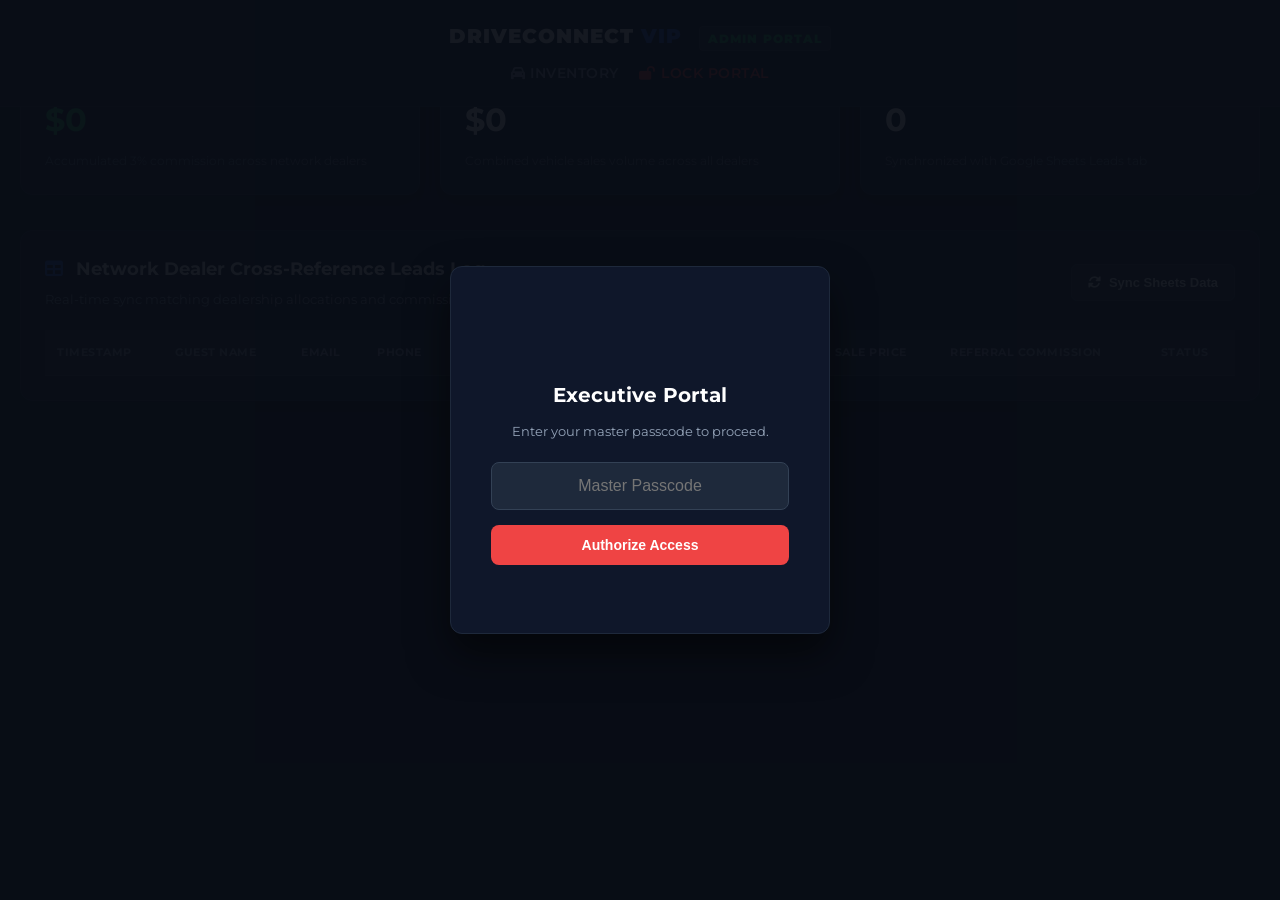
<file: manager.html>
<!DOCTYPE html>
<html lang="en">
<head>
    <meta charset="UTF-8">
    <meta name="viewport" content="width=device-width, initial-scale=1.0">
    <title>DriveConnect VIP | Executive Manager Dashboard</title>
    <link rel="stylesheet" href="style.css">
    <link href="https://fonts.googleapis.com/css2?family=Montserrat:wght@300;400;600;700;900&display=swap" rel="stylesheet">
    <link rel="stylesheet" href="https://cdnjs.cloudflare.com/ajax/libs/font-awesome/6.0.0/css/all.min.css">
</head>
<body style="background: #090d16; color: #f8fafc; font-family: 'Montserrat', sans-serif; margin: 0; padding-bottom: 60px;">

    <!-- Manager Login Overlay Modal -->
    <div id="managerLoginOverlay" style="display: none; position: fixed; top: 0; left: 0; width: 100%; height: 100%; background: rgba(9, 13, 22, 0.95); z-index: 9999; justify-content: center; align-items: center;">
        <div style="background: #0f172a; border: 1px solid #1e293b; border-radius: 12px; padding: 40px; width: 100%; max-width: 380px; text-align: center; box-shadow: 0 20px 40px rgba(0,0,0,0.5);">
            <div style="font-size: 36px; color: #ef4444; margin-bottom: 15px;"><i class="fa-solid fa-shield-halved"></i></div>
            <h3 style="color: #fff; font-size: 20px; margin: 0 0 10px 0;">Executive Portal</h3>
            <p style="color: #94a3b8; font-size: 13px; margin: 0 0 20px 0;">Enter your master passcode to proceed.</p>
            <form onsubmit="submitManagerPin(event)">
                <input type="password" id="managerPinInput" placeholder="Master Passcode" autocomplete="off" style="width: 100%; padding: 14px; background: #1e293b; border: 1px solid #334155; border-radius: 8px; color: #fff; font-size: 16px; text-align: center; outline: none; margin-bottom: 15px;" />
                <button type="submit" style="width: 100%; padding: 12px; background: #ef4444; color: #fff; border: none; border-radius: 8px; font-weight: bold; cursor: pointer; font-size: 14px;">Authorize Access</button>
            </form>
            <div id="loginErrorMsg" style="color: #f87171; font-size: 12px; margin-top: 12px; min-height: 16px;"></div>
        </div>
    </div>

    <header class="main-header glass-nav" style="display: flex; justify-content: space-between; align-items: center; padding: 20px 40px; background: #0f172a; border-bottom: 1px solid #1e293b;">
        <div class="logo" style="font-weight: 900; font-size: 20px; letter-spacing: 1px;">DRIVECONNECT <span style="color: #2563eb;">VIP</span> <span style="font-size: 12px; background: #1e293b; color: #22c55e; padding: 4px 8px; border-radius: 4px; margin-left: 10px; border: 1px solid #334155;">ADMIN PORTAL</span></div>
        <nav>
            <ul class="nav-links" style="display: flex; list-style: none; gap: 20px; align-items: center; margin: 0; padding: 0;">
                <li><a href="index.html" style="color: #94a3b8; text-decoration: none; font-weight: 600; font-size: 14px; transition: color 0.2s;" onmouseover="this.style.color='#fff'" onmouseout="this.style.color='#94a3b8'"><i class="fa-solid fa-car"></i> INVENTORY</a></li>
                <li><a href="#" onclick="lockPortal(event)" style="color: #ef4444; text-decoration: none; font-weight: 600; font-size: 14px; display: flex; align-items: center; gap: 6px;"><i class="fa-solid fa-lock-open"></i> LOCK PORTAL</a></li>
            </ul>
        </nav>
    </header>

    <main style="max-width: 1400px; margin: 40px auto; padding: 0 20px;">

        <div style="display: grid; grid-template-columns: repeat(auto-fit, minmax(280px, 1fr)); gap: 20px; margin-bottom: 35px;">
            <div style="background: #0f172a; border: 1px solid #1e293b; border-radius: 12px; padding: 24px; box-shadow: 0 10px 25px rgba(0,0,0,0.3);">
                <p style="color: #94a3b8; font-size: 13px; font-weight: 600; text-transform: uppercase; margin: 0 0 8px 0;"><i class="fa-solid fa-wallet" style="color: #2563eb; margin-right: 6px;"></i> Total Referral Commissions</p>
                <h2 id="metric-total-fees" style="font-size: 32px; font-weight: 700; color: #22c55e; margin: 0;">$0</h2>
                <p style="color: #64748b; font-size: 12px; margin: 6px 0 0 0;">Accumulated 3% commission across network dealers</p>
            </div>

            <div style="background: #0f172a; border: 1px solid #1e293b; border-radius: 12px; padding: 24px; box-shadow: 0 10px 25px rgba(0,0,0,0.3);">
                <p style="color: #94a3b8; font-size: 13px; font-weight: 600; text-transform: uppercase; margin: 0 0 8px 0;"><i class="fa-solid fa-chart-line" style="color: #3b82f6; margin-right: 6px;"></i> Total Portfolio Sale Volume</p>
                <h2 id="metric-total-volume" style="font-size: 32px; font-weight: 700; color: #fff; margin: 0;">$0</h2>
                <p style="color: #64748b; font-size: 12px; margin: 6px 0 0 0;">Combined vehicle sales volume across all dealers</p>
            </div>

            <div style="background: #0f172a; border: 1px solid #1e293b; border-radius: 12px; padding: 24px; box-shadow: 0 10px 25px rgba(0,0,0,0.3);">
                <p style="color: #94a3b8; font-size: 13px; font-weight: 600; text-transform: uppercase; margin: 0 0 8px 0;"><i class="fa-solid fa-users" style="color: #eab308; margin-right: 6px;"></i> Total Logged Leads</p>
                <h2 id="metric-total-leads" style="font-size: 32px; font-weight: 700; color: #fff; margin: 0;">0</h2>
                <p style="color: #64748b; font-size: 12px; margin: 6px 0 0 0;">Synchronized with Google Sheets Leads tab</p>
            </div>
        </div>

        <div style="background: #0f172a; border: 1px solid #1e293b; border-radius: 12px; padding: 24px; box-shadow: 0 10px 25px rgba(0,0,0,0.3);">
            <div style="display: flex; justify-content: space-between; align-items: center; margin-bottom: 20px; flex-wrap: wrap; gap: 15px;">
                <div>
                    <h3 style="font-size: 18px; font-weight: 700; margin: 0 0 5px 0; color: #fff;"><i class="fa-solid fa-table" style="color: #2563eb; margin-right: 8px;"></i> Network Dealer Cross-Reference Leads Log</h3>
                    <p style="color: #94a3b8; font-size: 13px; margin: 0;">Real-time sync matching dealership allocations and commission tracking.</p>
                </div>
                <button onclick="refreshLeadsData()" style="background: #1e293b; color: #fff; border: 1px solid #334155; padding: 10px 16px; border-radius: 6px; cursor: pointer; font-weight: 600; font-size: 13px; display: flex; align-items: center; gap: 8px; transition: background 0.2s;" onmouseover="this.style.background='#334155'" onmouseout="this.style.background='#1e293b'"><i class="fa-solid fa-rotate"></i> Sync Sheets Data</button>
            </div>

            <div style="overflow-x: auto;">
                <table style="width: 100%; border-collapse: collapse; text-align: left; font-size: 13px;">
                    <thead>
                        <tr style="background: #1e293b; color: #94a3b8; text-transform: uppercase; font-size: 11px; letter-spacing: 0.5px;">
                            <th style="padding: 14px 12px; border-bottom: 1px solid #334155;">Timestamp</th>
                            <th style="padding: 14px 12px; border-bottom: 1px solid #334155;">Guest Name</th>
                            <th style="padding: 14px 12px; border-bottom: 1px solid #334155;">Email</th>
                            <th style="padding: 14px 12px; border-bottom: 1px solid #334155;">Phone</th>
                            <th style="padding: 14px 12px; border-bottom: 1px solid #334155;">Requested Vehicle</th>
                            <th style="padding: 14px 12px; border-bottom: 1px solid #334155;">Dealer Allocation</th>
                            <th style="padding: 14px 12px; border-bottom: 1px solid #334155;">Sale Price</th>
                            <th style="padding: 14px 12px; border-bottom: 1px solid #334155;">Referral Commission</th>
                            <th style="padding: 14px 12px; border-bottom: 1px solid #334155;">Status</th>
                        </tr>
                    </thead>
                    <tbody id="leads-table-body">
                    </tbody>
                </table>
            </div>
        </div>

    </main>

    <script>
        const SHOWROOM_API_URL = "https://script.google.com/macros/s/AKfycbyqnBPGwjy1ElWDC-G-DPMYS8G3xPGZo0WLAvnN1tTm1PUrWN9SWvgCI-gbz9J9IAh2/exec";

        window.addEventListener('pageshow', function() {
            checkAuthStatus();
        });

        function checkAuthStatus() {
            const authLocal = localStorage.getItem('driveconnect_manager_auth') === 'true' || localStorage.getItem('isAdmin') === 'true';
            const authSession = sessionStorage.getItem('driveconnect_manager_auth') === 'true';
            const overlay = document.getElementById('managerLoginOverlay');

            if (!authLocal && !authSession) {
                if (overlay) overlay.style.display = 'flex';
            } else {
                if (overlay) overlay.style.display = 'none';
                refreshLeadsData();
            }
        }

        // Robust JSONP Fetch Helper to bypass Google Apps Script CORS restrictions
        function fetchJsonp(url, callbackName) {
            return new Promise((resolve, reject) => {
                const script = document.createElement('script');
                window[callbackName] = function(data) {
                    delete window[callbackName];
                    document.body.removeChild(script);
                    resolve(data);
                };
                script.onerror = function(err) {
                    delete window[callbackName];
                    document.body.removeChild(script);
                    reject(err);
                };
                script.src = url + (url.includes('?') ? '&' : '?') + 'callback=' + callbackName;
                document.body.appendChild(script);
            });
        }

        async function submitManagerPin(e) {
            e.preventDefault();
            const pin = document.getElementById('managerPinInput').value.trim();
            const errorMsg = document.getElementById('loginErrorMsg');

            try {
                const cbName = 'handleAdminAuth_' + Math.floor(Math.random() * 100000);
                const data = await fetchJsonp(`${SHOWROOM_API_URL}?action=verifyAdmin&pass=${encodeURIComponent(pin)}`, cbName);

                if (data.status === 'success') {
                    sessionStorage.setItem('driveconnect_manager_auth', 'true');
                    localStorage.setItem('driveconnect_manager_auth', 'true');
                    localStorage.setItem('isAdmin', 'true');

                    document.getElementById('managerLoginOverlay').style.display = 'none';
                    document.getElementById('managerPinInput').value = '';
                    errorMsg.textContent = '';
                    renderAdminDashboard(data);
                } else {
                    errorMsg.textContent = data.message || "Invalid master password.";
                    document.getElementById('managerPinInput').value = '';
                }
            } catch (err) {
                console.error("Admin verification network error:", err);
                if (pin === "DriveConnectVIP2026!" || pin === "777") {
                    sessionStorage.setItem('driveconnect_manager_auth', 'true');
                    localStorage.setItem('driveconnect_manager_auth', 'true');
                    localStorage.setItem('isAdmin', 'true');
                    document.getElementById('managerLoginOverlay').style.display = 'none';
                    refreshLeadsData();
                } else {
                    errorMsg.textContent = "Server connection error or invalid passcode.";
                }
            }
        }

        function lockPortal(e) {
            e.preventDefault();
            sessionStorage.removeItem('driveconnect_manager_auth');
            localStorage.removeItem('driveconnect_manager_auth');
            localStorage.removeItem('isAdmin');
            document.getElementById('managerLoginOverlay').style.display = 'flex';
        }

        async function refreshLeadsData() {
            try {
                const cbName = 'handleAdminRefresh_' + Math.floor(Math.random() * 100000);
                const data = await fetchJsonp(`${SHOWROOM_API_URL}?action=verifyAdmin&pass=${encodeURIComponent('DriveConnectVIP2026!')}`, cbName);
                if (data.status === 'success') {
                    renderAdminDashboard(data);
                    return;
                }
            } catch (err) {
                console.warn("Could not fetch remote verified admin metrics via JSONP:", err);
            }

            // Fallback to local storage sync if offline
            const localLeads = JSON.parse(localStorage.getItem('driveconnect_leads') || '[]');
            renderLeadsTable(localLeads);
        }

        function renderAdminDashboard(data) {
            const leads = data.leads || [];
            const metrics = data.metrics || {};

            const totalFeesEl = document.getElementById('metric-total-fees');
            const totalVolumeEl = document.getElementById('metric-total-volume');
            const totalLeadsEl = document.getElementById('metric-total-leads');

            let sumFees = 0;
            let sumVolume = 0;

            leads.forEach(lead => {
                const salePrice = Number(lead.SalePrice || lead["Sale Price"] || lead.sale_price || lead.saleprice || 0);
                const refFee = Number(lead.ReferralFee || lead["Referral Fee"] || lead.referral_fee || Math.round(salePrice * 0.03));
                sumVolume += salePrice;
                sumFees += refFee;
            });

            if (totalFeesEl) totalFeesEl.textContent = '$' + Math.round(sumFees).toLocaleString();
            if (totalVolumeEl) totalVolumeEl.textContent = '$' + Math.round(sumVolume).toLocaleString();
            if (totalLeadsEl) totalLeadsEl.textContent = leads.length;

            renderLeadsTable(leads);
        }

        function renderLeadsTable(leads) {
            const tbody = document.getElementById('leads-table-body');
            if (!tbody) return;

            if (!leads || leads.length === 0) {
                tbody.innerHTML = `<tr><td colspan="9" style="text-align: center; padding: 40px; color: #94a3b8; font-style: italic;">No leads recorded yet. Submitted referral inquiries will appear here automatically.</td></tr>`;
                return;
            }

            tbody.innerHTML = leads.map(lead => {
                const guestName = lead.GuestName || lead["Guest Name"] || lead.guest_name || lead.Name || 'N/A';
                const emailVal = lead.Email || lead.email || 'N/A';
                const phoneVal = lead.Phone || lead.phone || 'N/A';
                const requestedVehicle = lead.RequestedVehicle || lead["Requested Vehicle"] || lead.requested_vehicle || lead.Vehicle || 'N/A';
                const dealerVal = lead.Dealer || lead.dealer || 'Primary Network';
                const salePrice = Number(lead.SalePrice || lead["Sale Price"] || lead.sale_price || lead.saleprice || 0);
                const refFee = Number(lead.ReferralFee || lead["Referral Fee"] || lead.referral_fee || Math.round(salePrice * 0.03));
                const dateStr = lead.Timestamp ? new Date(lead.Timestamp).toLocaleString() : 'Recent';
                const status = lead.Status || lead.status || 'Pending';

                const statusLower = status.toLowerCase();
                const isClosed = statusLower.includes('closed') || statusLower.includes('purchased') || statusLower.includes('delivered');
                const statusColor = isClosed ? '#22c55e' : '#eab308';

                return `
                    <tr style="border-bottom: 1px solid #1e293b; transition: background 0.1s;" onmouseover="this.style.background='#1e293b'" onmouseout="this.style.background='transparent'">
                        <td style="padding: 14px 12px; color: #94a3b8; white-space: nowrap;">${dateStr}</td>
                        <td style="padding: 14px 12px; font-weight: 600; color: #fff;">${guestName}</td>
                        <td style="padding: 14px 12px; color: #94a3b8;"><a href="mailto:${emailVal}" style="color: #60a5fa; text-decoration: none;">${emailVal}</a></td>
                        <td style="padding: 14px 12px; color: #94a3b8; white-space: nowrap;">${phoneVal}</td>
                        <td style="padding: 14px 12px; font-weight: 600; color: #f8fafc;">${requestedVehicle}</td>
                        <td style="padding: 14px 12px; color: #cbd5e1;">${dealerVal}</td>
                        <td style="padding: 14px 12px; font-weight: 600; color: #38bdf8; white-space: nowrap;">$${salePrice.toLocaleString()}</td>
                        <td style="padding: 14px 12px; font-weight: 700; color: #22c55e; white-space: nowrap;">$${refFee.toLocaleString()}</td>
                        <td style="padding: 14px 12px; white-space: nowrap;"><span style="background: ${statusColor}15; color: ${statusColor}; border: 1px solid ${statusColor}40; padding: 4px 10px; border-radius: 4px; font-size: 11px; font-weight: 600; text-transform: uppercase;">${status}</span></td>
                    </tr>
                `;
            }).join('');
        }

        checkAuthStatus();
    </script>
</body>
</html>
</file>
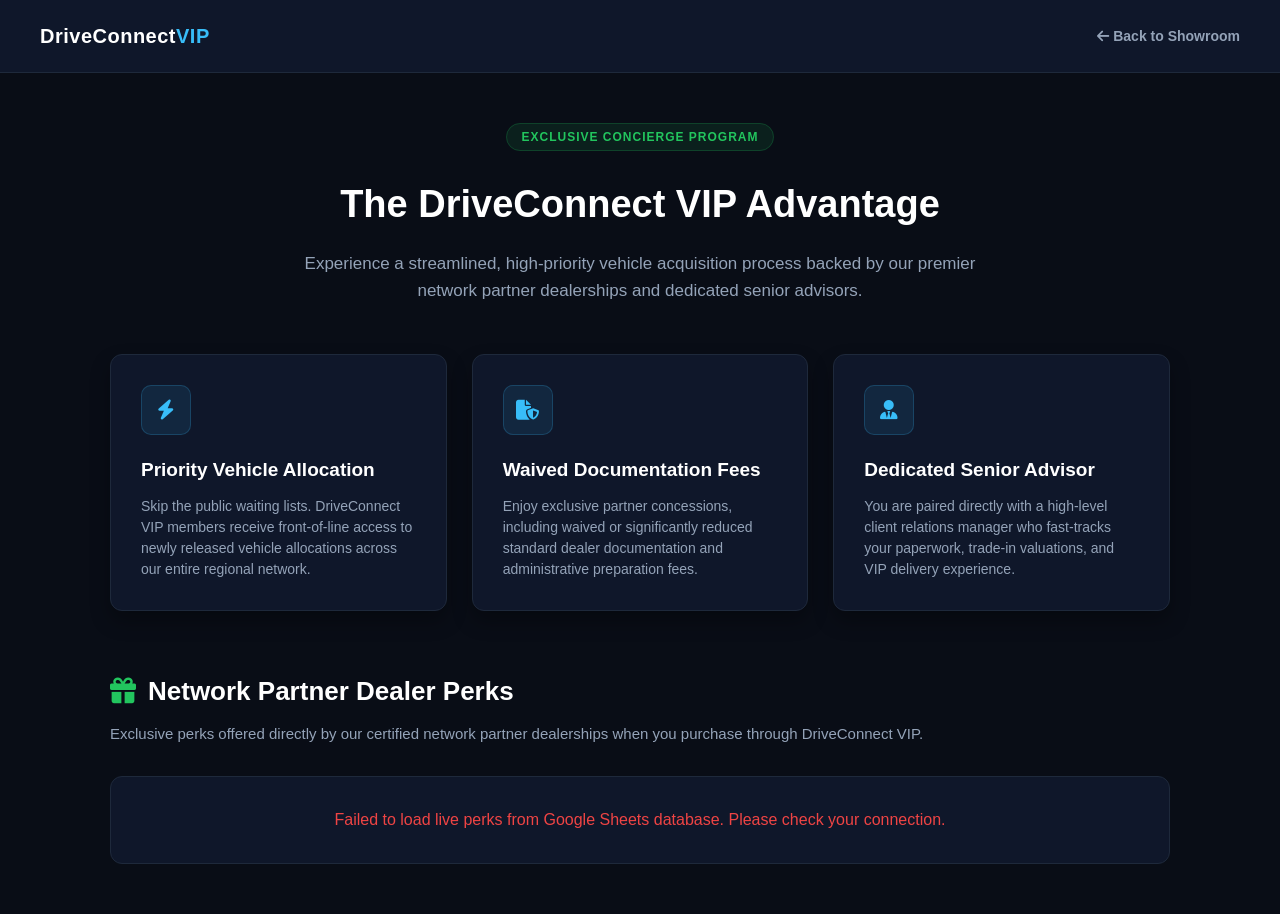
<file: perks.html>
<!DOCTYPE html>
<html lang="en">
<head>
    <meta charset="UTF-8">
    <meta name="viewport" content="width=device-width, initial-scale=1.0">
    <title>DriveConnect VIP — Program Benefits & Dealer Perks</title>
    <link rel="stylesheet" href="https://cdnjs.cloudflare.com/ajax/libs/font-awesome/6.4.0/css/all.min.css">
    <style>
        * { box-sizing: border-box; }

        body {
            background: #090d16;
            color: #f8fafc;
            font-family: 'Segoe UI', Tahoma, Geneva, Verdana, sans-serif;
            margin: 0;
            padding: 0;
            line-height: 1.6;
        }
        header {
            background: #0f172a;
            border-bottom: 1px solid #1e293b;
            padding: 20px 40px;
            display: flex;
            justify-content: space-between;
            align-items: center;
        }
        .logo {
            font-size: 20px;
            font-weight: 800;
            color: #fff;
            letter-spacing: 0.5px;
            text-decoration: none;
        }
        .logo span { color: #38bdf8; }
        .back-link {
            color: #94a3b8;
            text-decoration: none;
            font-size: 14px;
            font-weight: 600;
            transition: color 0.2s;
        }
        .back-link:hover { color: #38bdf8; }

        .container {
            max-width: 1100px;
            margin: 0 auto;
            padding: 50px 20px;
        }

        .hero-section {
            text-align: center;
            margin-bottom: 50px;
        }
        .hero-section h1 {
            font-size: 38px;
            font-weight: 900;
            color: #fff;
            margin-bottom: 15px;
        }
        .hero-section p {
            font-size: 17px;
            color: #94a3b8;
            max-width: 700px;
            margin: 0 auto;
        }

        .benefits-grid {
            display: grid;
            grid-template-columns: repeat(auto-fit, minmax(320px, 1fr));
            gap: 25px;
            margin-bottom: 60px;
        }
        .benefit-card {
            background: #0f172a;
            border: 1px solid #1e293b;
            border-radius: 12px;
            padding: 30px;
            box-shadow: 0 10px 20px rgba(0,0,0,0.3);
        }
        .benefit-icon {
            width: 50px;
            height: 50px;
            background: rgba(56, 189, 248, 0.1);
            border: 1px solid rgba(56, 189, 248, 0.2);
            border-radius: 10px;
            display: flex;
            align-items: center;
            justify-content: center;
            color: #38bdf8;
            font-size: 20px;
            margin-bottom: 20px;
        }
        .benefit-card h3 {
            font-size: 19px;
            color: #fff;
            margin: 0 0 10px 0;
        }
        .benefit-card p {
            color: #94a3b8;
            font-size: 14px;
            margin: 0;
            line-height: 1.5;
        }

        .section-title {
            font-size: 26px;
            font-weight: 800;
            color: #fff;
            margin-bottom: 10px;
            display: flex;
            align-items: center;
            gap: 12px;
        }
        .section-subtitle {
            color: #94a3b8;
            font-size: 15px;
            margin-bottom: 30px;
        }

        #dealer-perks-container {
            display: grid;
            grid-template-columns: repeat(auto-fit, minmax(320px, 1fr));
            gap: 20px;
        }

        .dealer-perk-card {
            background: #0f172a;
            border: 1px solid #1e293b;
            border-radius: 12px;
            padding: 24px;
            box-shadow: 0 10px 20px rgba(0,0,0,0.3);
            display: flex;
            flex-direction: column;
            justify-content: space-between;
            transition: border-color 0.2s, transform 0.2s;
        }
        .dealer-perk-card:hover {
            border-color: #38bdf8;
            transform: translateY(-2px);
        }
        .browse-btn {
            font-size: 13px;
            color: #38bdf8;
            text-decoration: none;
            font-weight: 700;
            display: inline-flex;
            align-items: center;
            gap: 6px;
            transition: color 0.2s;
        }
        .browse-btn:hover {
            color: #7dd3fc;
        }
    </style>
</head>
<body>

    <header>
        <a href="index.html" class="logo">DriveConnect<span>VIP</span></a>
        <a href="index.html" class="back-link"><i class="fa-solid fa-arrow-left"></i> Back to Showroom</a>
    </header>

    <div class="container">

        <!-- Hero Section -->
        <div class="hero-section">
            <span style="background: rgba(34,197,94,0.1); color: #22c55e; border: 1px solid rgba(34,197,94,0.2); padding: 6px 14px; border-radius: 20px; font-size: 12px; font-weight: 700; text-transform: uppercase; letter-spacing: 1px;">Exclusive Concierge Program</span>
            <h1>The DriveConnect VIP Advantage</h1>
            <p>Experience a streamlined, high-priority vehicle acquisition process backed by our premier network partner dealerships and dedicated senior advisors.</p>
        </div>

        <!-- Program Benefits Grid -->
        <div class="benefits-grid">
            <div class="benefit-card">
                <div class="benefit-icon"><i class="fa-solid fa-bolt"></i></div>
                <h3>Priority Vehicle Allocation</h3>
                <p>Skip the public waiting lists. DriveConnect VIP members receive front-of-line access to newly released vehicle allocations across our entire regional network.</p>
            </div>
            <div class="benefit-card">
                <div class="benefit-icon"><i class="fa-solid fa-file-shield"></i></div>
                <h3>Waived Documentation Fees</h3>
                <p>Enjoy exclusive partner concessions, including waived or significantly reduced standard dealer documentation and administrative preparation fees.</p>
            </div>
            <div class="benefit-card">
                <div class="benefit-icon"><i class="fa-solid fa-user-tie"></i></div>
                <h3>Dedicated Senior Advisor</h3>
                <p>You are paired directly with a high-level client relations manager who fast-tracks your paperwork, trade-in valuations, and VIP delivery experience.</p>
            </div>
        </div>

        <!-- Live Dealer Perks Section -->
        <div style="margin-top: 60px;">
            <div class="section-title">
                <i class="fa-solid fa-gift" style="color: #22c55e;"></i> Network Partner Dealer Perks
            </div>
            <div class="section-subtitle">Exclusive perks offered directly by our certified network partner dealerships when you purchase through DriveConnect VIP.</div>

            <div id="dealer-perks-container">
                <div style="grid-column: 1/-1; text-align: center; padding: 40px; color: #94a3b8;">
                    <i class="fa-solid fa-spinner fa-spin fa-2x"></i>
                    <p style="margin-top: 10px;">Loading live dealer perks from Google Sheets database...</p>
                </div>
            </div>
        </div>

    </div>

    <script>
        const SHOWROOM_API_URL = "https://script.google.com/macros/s/AKfycbyqnBPGwjy1ElWDC-G-DPMYS8G3xPGZo0WLAvnN1tTm1PUrWN9SWvgCI-gbz9J9IAh2/exec";

        async function loadDealerPerks() {
            const container = document.getElementById('dealer-perks-container');
            if (!container) return;

            try {
                // Fetch dealers list directly from Google Sheets backend
                const res = await fetch(SHOWROOM_API_URL);
                const data = await res.json();

                if (data.status !== 'success' || !data.dealers || data.dealers.length === 0) {
                    container.innerHTML = '<div style="grid-column: 1/-1; text-align: center; padding: 30px; color: #94a3b8; background: #0f172a; border: 1px solid #1e293b; border-radius: 12px;">No active network partner perks currently listed.</div>';
                    return;
                }

                container.innerHTML = '';
                data.dealers.forEach(dealer => {
                    const normalized = {};
                    for (let key in dealer) {
                        normalized[key.toLowerCase().trim()] = dealer[key];
                    }

                    const dealerID = normalized.dealerid || normalized.id || '';
                    const dealerName = normalized.dealername || normalized.name || normalized.dealer || 'Verified Partner Dealership';
                    const defaultPerk = normalized.defaultperk || normalized.dealerperk || normalized.perk || 'Complimentary VIP delivery package, priority service lane booking, and full tank of fuel upon handover.';
                    const city = normalized.city || '';
                    const state = normalized.state || '';
                    const location = city && state ? `${city}, ${state}` : (city || state);

                    // Link directly to index.html with the dealer filter set to either DealerID or DealerName
                    const filterParam = dealerID ? encodeURIComponent(dealerID) : encodeURIComponent(dealerName);
                    const showroomUrl = `index.html?dealer=${filterParam}`;

                    const card = document.createElement('div');
                    card.className = 'dealer-perk-card';
                    card.innerHTML = `
                        <div>
                            <div style="display: flex; justify-content: space-between; align-items: flex-start; margin-bottom: 12px;">
                                <h3 style="margin: 0; font-size: 18px; color: #fff;">${dealerName}</h3>
                                ${location ? `<span style="font-size: 11px; background: #1e293b; color: #38bdf8; padding: 3px 8px; border-radius: 4px; border: 1px solid #334155;">${location}</span>` : ''}
                            </div>
                            <div style="background: rgba(30,41,59,0.7); border-left: 3px solid #22c55e; padding: 12px; border-radius: 6px; font-size: 14px; color: #cbd5e1; line-height: 1.4; margin-top: 14px;">
                                <strong style="color: #22c55e; display: block; margin-bottom: 4px;"><i class="fa-solid fa-tag"></i> Default Member Perk:</strong>
                                ${defaultPerk}
                            </div>
                        </div>
                        <div style="margin-top: 20px; padding-top: 12px; border-top: 1px solid #1e293b; display: flex; justify-content: flex-end;">
                            <a href="${showroomUrl}" class="browse-btn">
                                <span>Browse Allocations</span> <i class="fa-solid fa-arrow-right"></i>
                            </a>
                        </div>
                    `;
                    container.appendChild(card);
                });
            } catch (err) {
                console.error("Error loading dealer perks from Google Sheets:", err);
                container.innerHTML = '<div style="grid-column: 1/-1; text-align: center; padding: 30px; color: #ef4444; background: #0f172a; border: 1px solid #1e293b; border-radius: 12px;">Failed to load live perks from Google Sheets database. Please check your connection.</div>';
            }
        }

        window.addEventListener('DOMContentLoaded', loadDealerPerks);
    </script>
</body>
</html>
</file>
<file: style.css>
/* --- Root Branding & Variables --- */
:root {
    --bg-black: #050505;
    --card-gray: #111111;
    --accent-silver: #a8a8a8;
    --text-white: #ffffff;
    --text-dim: #999999;
    --whatsapp-green: #25D366;
    --finance-green: #00ff88;
}

* {
    box-sizing: border-box;
    scroll-behavior: smooth;
}

body {
    background-color: var(--bg-black);
    color: var(--text-white);
    font-family: 'Montserrat', -apple-system, sans-serif;
    margin: 0;
    line-height: 1.6;
    overflow-x: hidden;
}

/* --- Glassmorphism Navigation --- */
.main-header {
    display: flex;
    justify-content: space-between;
    align-items: center;
    padding: 15px 40px;
    position: fixed;
    width: 100%;
    top: 0;
    z-index: 1000;
    border-bottom: 1px solid #222;
    background: rgba(0, 0, 0, 0.75);
    backdrop-filter: blur(15px);
    -webkit-backdrop-filter: blur(15px);
}

.logo {
    font-size: 1.2rem;
    font-weight: 900;
    letter-spacing: 6px;
    text-transform: uppercase;
}

nav ul {
    display: flex;
    list-style: none;
    gap: 25px;
    margin: 0;
    padding: 0;
    align-items: center;
}

nav ul li a {
    color: var(--text-white);
    text-decoration: none;
    font-size: 0.7rem;
    font-weight: 700;
    letter-spacing: 2px;
    text-transform: uppercase;
}

.cta-pill {
    background: white;
    color: black !important;
    padding: 10px 20px;
    border-radius: 50px;
    transition: 0.3s;
}

/* --- WhatsApp Floating Action Button --- */
.whatsapp-float {
    position: fixed;
    bottom: 30px;
    right: 30px;
    background-color: var(--whatsapp-green);
    color: white;
    padding: 12px 25px;
    border-radius: 50px;
    text-decoration: none;
    display: flex;
    align-items: center;
    gap: 10px;
    font-weight: 700;
    font-size: 0.8rem;
    z-index: 9999;
    box-shadow: 0 10px 25px rgba(37, 211, 102, 0.3);
    transition: 0.3s;
}

.whatsapp-float:hover {
    transform: scale(1.05);
    background-color: #1ebe57;
}

/* --- Hero Section & Animations --- */
.hero {
    height: 50vh;
    display: flex;
    flex-direction: column;
    align-items: center;
    justify-content: center;
    text-align: center;
    background: linear-gradient(rgba(0,0,0,0.75), rgba(0,0,0,0.75)), url('herobackground.png');
    background-size: cover;
    background-position: center;
    margin-top: 60px;
    padding: 0 20px;
}

.hero-content h1 {
    font-size: clamp(1.8rem, 6vw, 4rem);
    letter-spacing: 10px;
    margin: 0;
    text-transform: uppercase;
    animation: fadeInUp 1s ease forwards;
}

.subtitle {
    letter-spacing: 5px;
    color: var(--accent-silver);
    font-size: 0.85rem;
    margin-bottom: 10px;
}

@keyframes fadeInUp {
    from {
        opacity: 0;
        transform: translateY(30px);
    }
    to {
        opacity: 1;
        transform: translateY(0);
    }
}

/* --- Inventory Grid --- */
.grid-container {
    display: grid;
    grid-template-columns: repeat(auto-fill, minmax(340px, 1fr));
    gap: 35px;
    padding: 80px 40px;
    max-width: 1400px;
    margin: 0 auto;
}

/* --- Professional Car Card --- */
.car-card {
    background: var(--card-gray);
    position: relative;
    border: 1px solid #222;
    transition: all 0.4s cubic-bezier(0.165, 0.84, 0.44, 1);
    display: flex;
    flex-direction: column;
}

.car-card:hover {
    transform: translateY(-10px);
    border-color: #555;
    box-shadow: 0 20px 40px rgba(0,0,0,0.5);
}

.img-container {
    overflow: hidden;
    height: 250px;
}

.main-car-photo {
    width: 100%;
    height: 100%;
    object-fit: cover;
    display: block;
    transition: transform 0.8s ease;
}

.car-card:hover .main-car-photo {
    transform: scale(1.1);
}

/* --- Interactive Multi-Image Gallery --- */
.thumb-gallery {
    display: flex;
    gap: 8px;
    padding: 12px;
    background: #0a0a0a;
    overflow-x: auto;
    border-bottom: 1px solid #222;
}

.thumb-gallery::-webkit-scrollbar {
    height: 3px;
}

.thumb-gallery::-webkit-scrollbar-thumb {
    background: #333;
}

.thumb {
    width: 75px;
    height: 50px;
    object-fit: cover;
    cursor: pointer;
    border: 1px solid #333;
    opacity: 0.5;
    transition: 0.3s;
    flex-shrink: 0;
}

.thumb:hover {
    opacity: 1;
    border-color: white;
}

/* --- Card Content & Finance Info --- */
.card-content {
    padding: 25px;
}

.card-header {
    display: flex;
    justify-content: space-between;
    align-items: flex-start;
    margin-bottom: 5px;
}

.car-card h3 {
    font-size: 1.1rem;
    margin: 0;
    letter-spacing: 1px;
    text-transform: uppercase;
    font-weight: 700;
}

.vin-small {
    font-size: 0.6rem;
    color: #444;
    letter-spacing: 1px;
}

.price {
    font-size: 1.6rem;
    color: var(--text-white);
    font-weight: 300;
    margin: 10px 0;
}

.est-payment {
    font-size: 0.8rem;
    color: var(--finance-green);
    letter-spacing: 1px;
    margin-bottom: 20px;
    font-weight: 700;
}

/* --- Buttons --- */
.card-actions {
    display: grid;
    grid-template-columns: 2fr 1fr;
    gap: 12px;
}

.btn-solid {
    background: white;
    color: black;
    border: none;
    padding: 12px;
    font-weight: 900;
    text-transform: uppercase;
    letter-spacing: 2px;
    font-size: 0.75rem;
    cursor: pointer;
    transition: 0.3s;
}

.btn-solid:hover {
    background: var(--accent-silver);
}

.btn-whatsapp-small {
    background: transparent;
    border: 1px solid var(--whatsapp-green);
    color: var(--whatsapp-green);
    display: flex;
    align-items: center;
    justify-content: center;
    text-decoration: none;
    font-size: 0.8rem;
    transition: 0.3s;
}

.btn-whatsapp-small:hover {
    background: var(--whatsapp-green);
    color: black;
}

/* --- Map Section --- */
.map-section {
    padding: 100px 40px;
    background: #000;
}

.section-title {
    text-align: center;
    letter-spacing: 8px;
    margin-bottom: 50px;
    font-weight: 300;
    text-transform: uppercase;
}

.map-container {
    max-width: 1200px;
    margin: 0 auto;
    border: 1px solid #222;
    filter: grayscale(100%) invert(92%) contrast(85%); /* Luxury Dark Map Look */
}

/* --- Featured Badge --- */
.featured-style {
    border: 1px solid #444;
}

.tag {
    position: absolute;
    top: 20px;
    left: 20px;
    background: white;
    color: black;
    padding: 6px 15px;
    font-size: 0.65rem;
    font-weight: 900;
    letter-spacing: 2px;
    z-index: 10;
}
/* --- Mobile Responsive Optimizations --- */
@media (max-width: 768px) {
    /* Add this inside your existing mobile media query */
    .brand-logo {
        height: 22px !important;
    }

    .logo {
        font-size: 16px !important; /* Scales text slightly down on mobile */
    }

    /* ... your other mobile rules remain here ... */
}
    .main-header {
        flex-direction: column;
        padding: 10px 15px;
        align-items: flex-start;
        gap: 8px;
    }

    .logo {
        font-size: 0.9rem;
        letter-spacing: 2px;
    }

    nav ul {
        width: 100%;
        justify-content: space-between;
        gap: 10px;
    }

    nav ul li a {
        font-size: 0.55rem;
        letter-spacing: 0.5px;
    }

    .cta-pill {
        padding: 8px 12px;
    }

    /* 2. Push Hero Down & Scale Heading Text */
    .hero {
        height: auto;
        min-height: 45vh;
        margin-top: 100px; /* Clears the taller mobile header */
        padding: 30px 15px;
    }

    .hero-content h1 {
        font-size: 1.8rem !important; /* Forces title to fit mobile screens */
        letter-spacing: 3px !important;
        line-height: 1.2;
    }

    .hero p {
        font-size: 0.8rem;
        padding: 0 10px;
    }

    /* 3. Clean Up Search & Inventory Spacing */
    .search-container, .filter-wrapper {
        margin: 15px auto !important;
        width: 92% !important;
    }

    .grid-container {
        grid-template-columns: 1fr;
        padding: 20px 15px;
        gap: 20px;
    }

    /* 4. Map Section Adjustments */
    .map-section {
        padding: 60px 20px;
    }

    /* 5. Floating WhatsApp Button Padding */
    .whatsapp-float {
        bottom: 20px;
        right: 20px;
        padding: 10px 18px;
        font-size: 0.75rem;
    }
    @media (max-width: 768px) {
    header {
        flex-direction: column !important;
        align-items: stretch !important;
        gap: 12px !important;
        padding: 15px !important;
    }
    header .logo {
        justify-content: center;
        text-align: center;
    }
    header .nav-actions {
        justify-content: center;
        width: 100%;
        display: flex;
        gap: 8px;
    }
    @media (max-width: 768px) {
    header {
        flex-direction: column !important;
        align-items: stretch !important;
        gap: 12px !important;
        padding: 15px !important;
    }
    header .logo {
        justify-content: center;
        text-align: center;
    }
    header .nav-actions {
        justify-content: center;
        width: 100%;
        display: flex;
        gap: 8px;
    }
    header .nav-actions a,
    header .nav-actions button {
        flex: 1;
        justify-content: center;
        text-align: center;
        padding: 10px 8px !important;
        font-size: 12px !important;
    }
}
</file>
